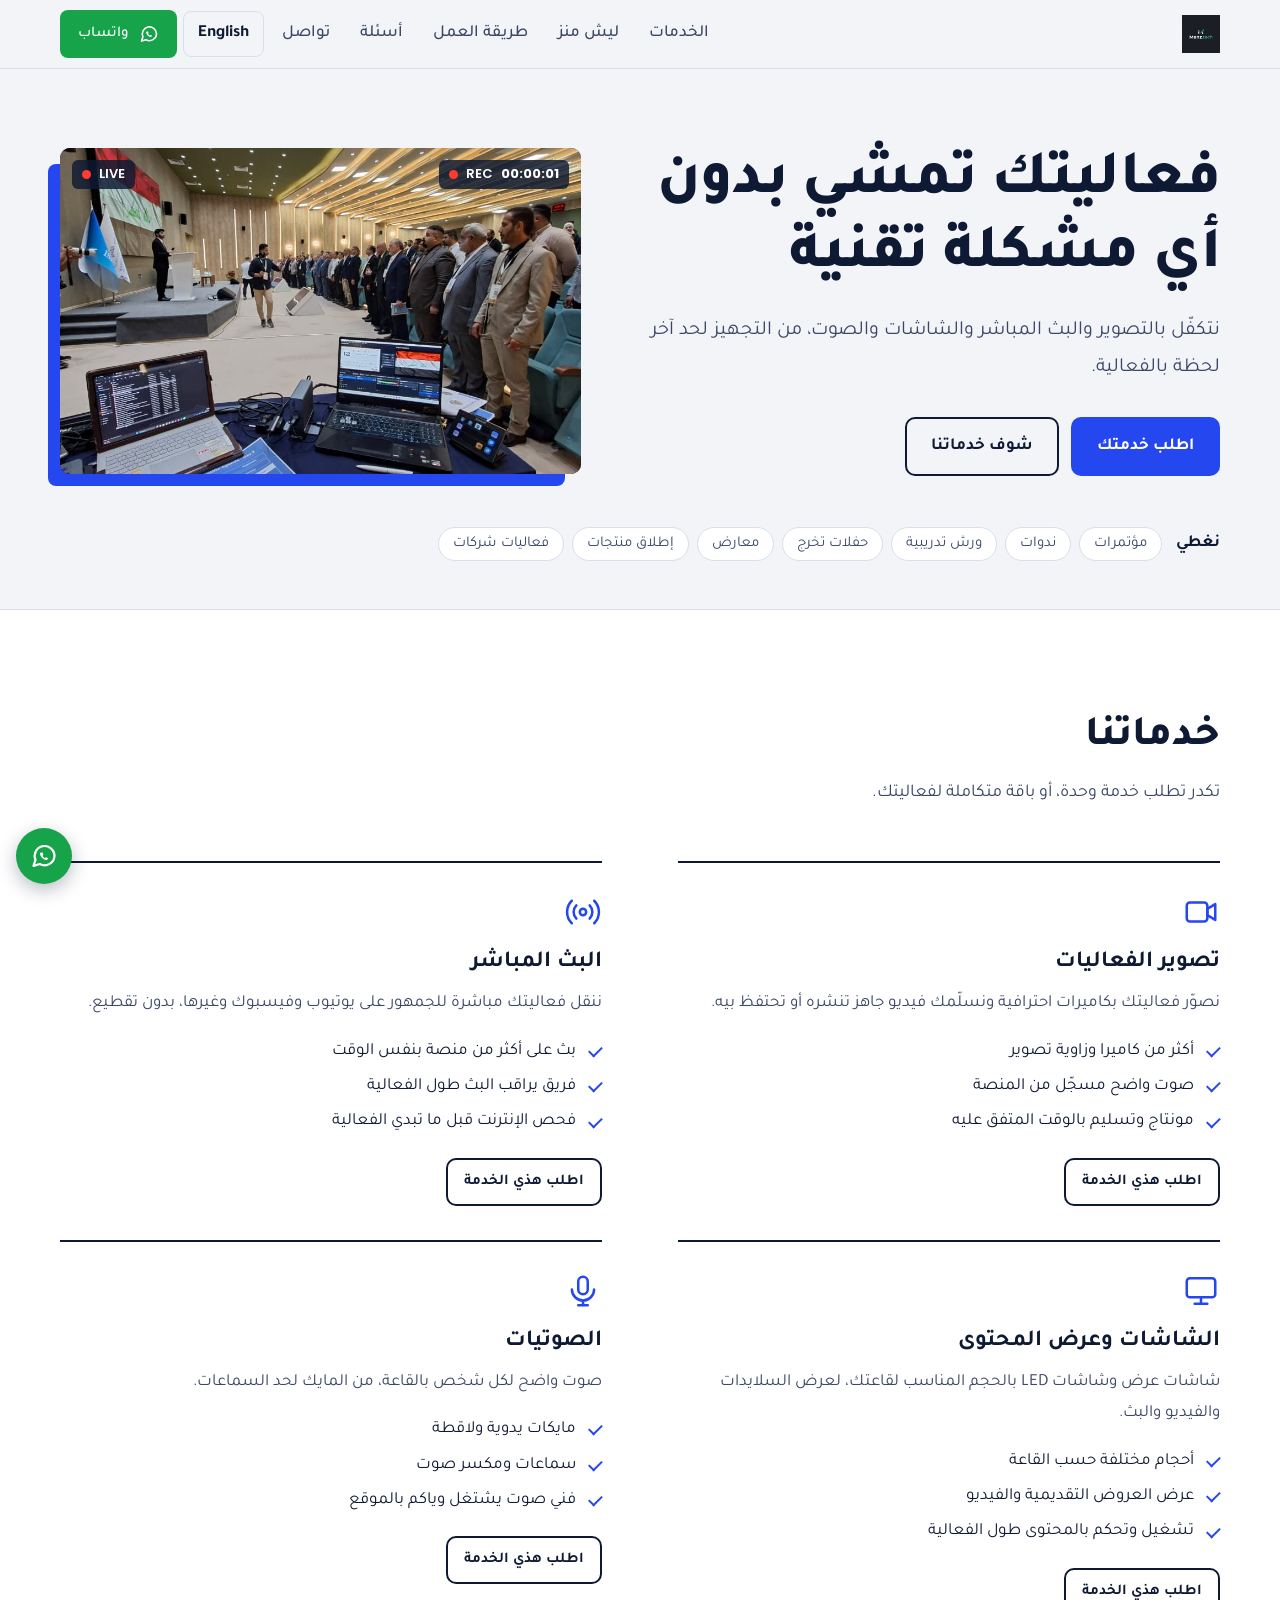
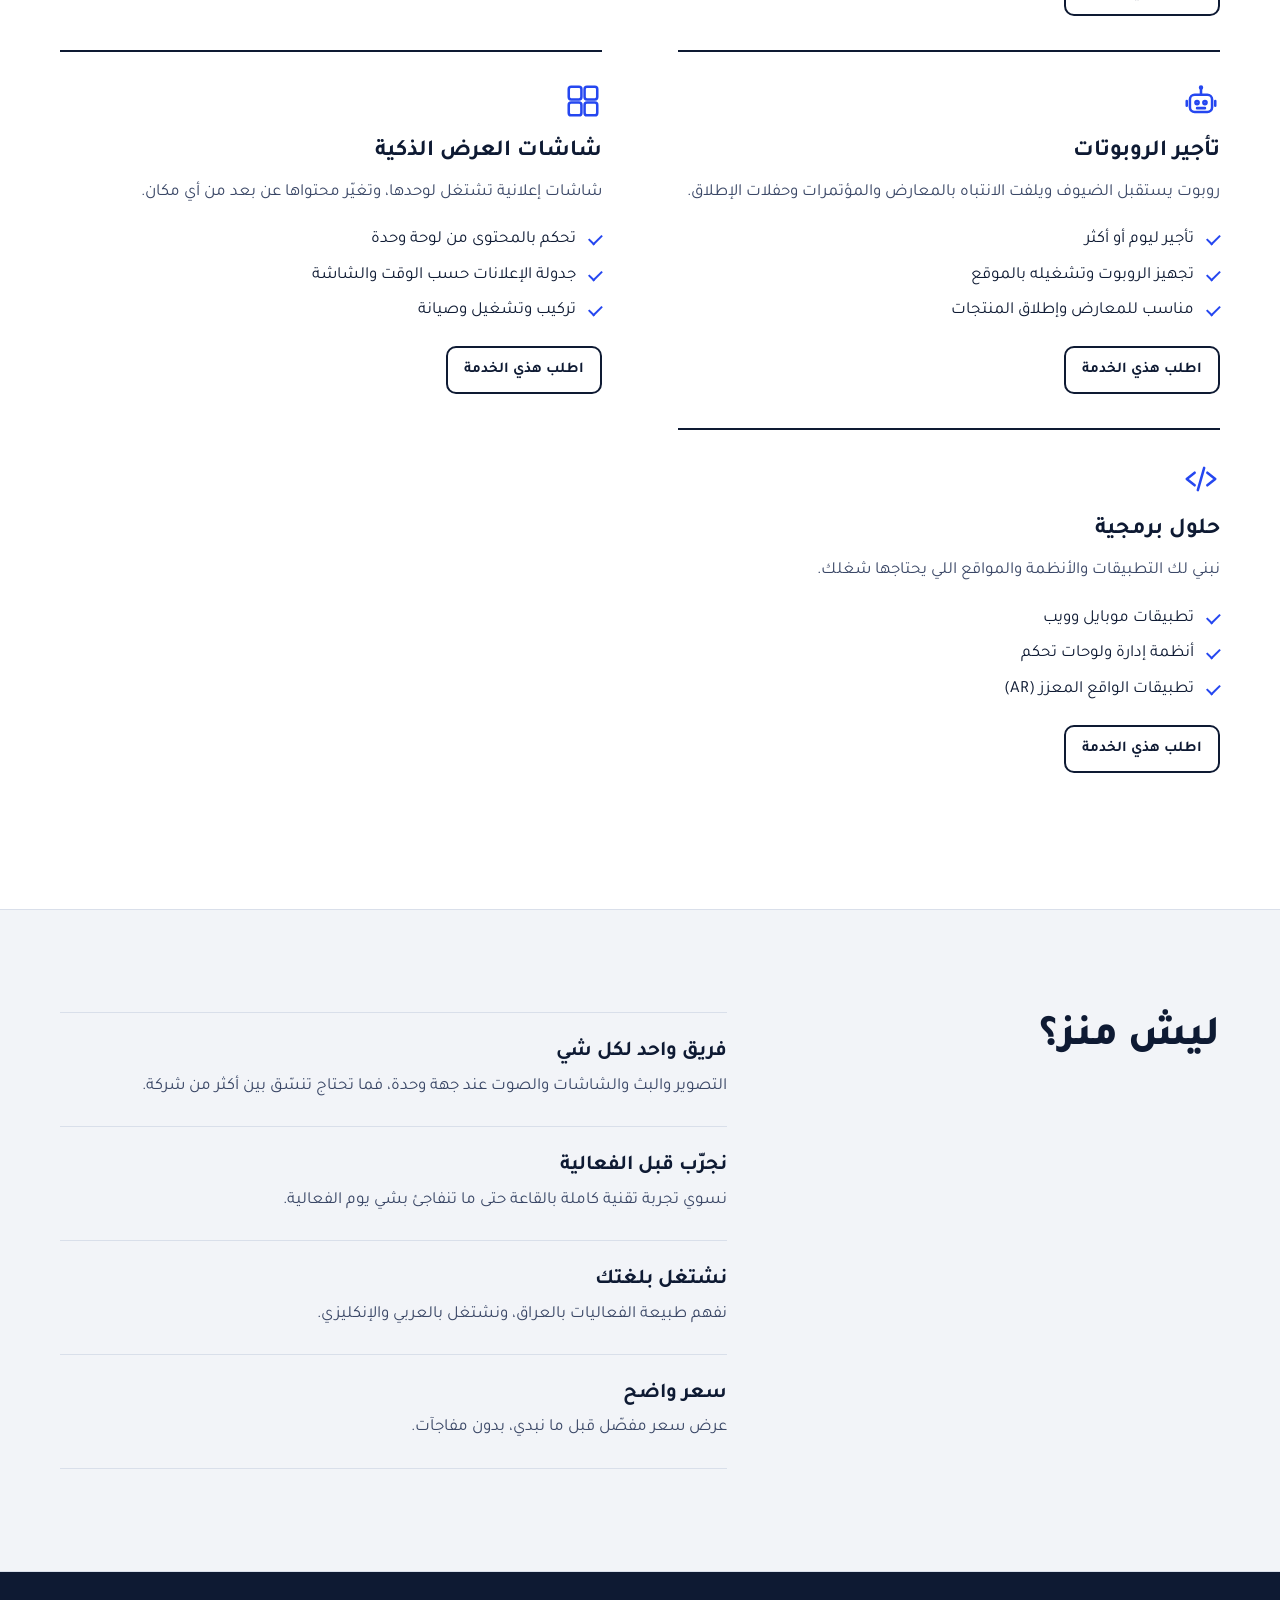
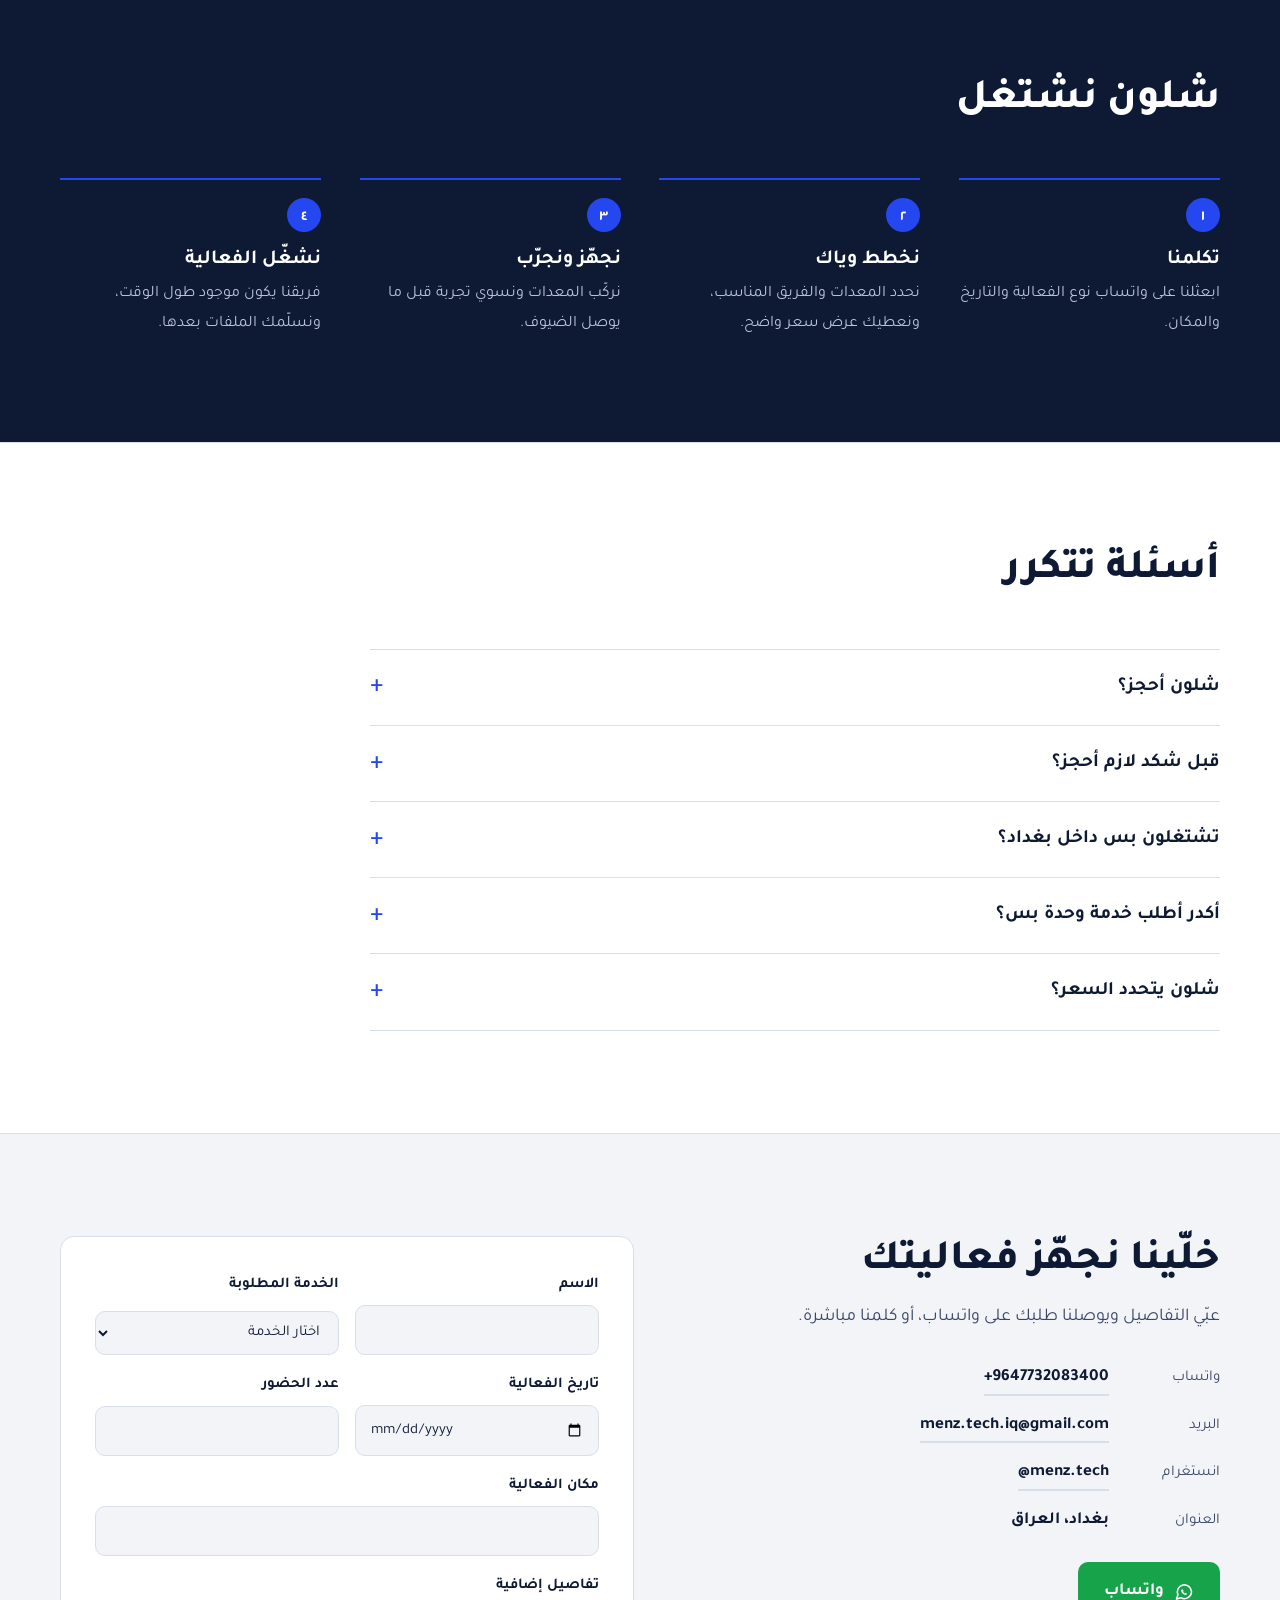
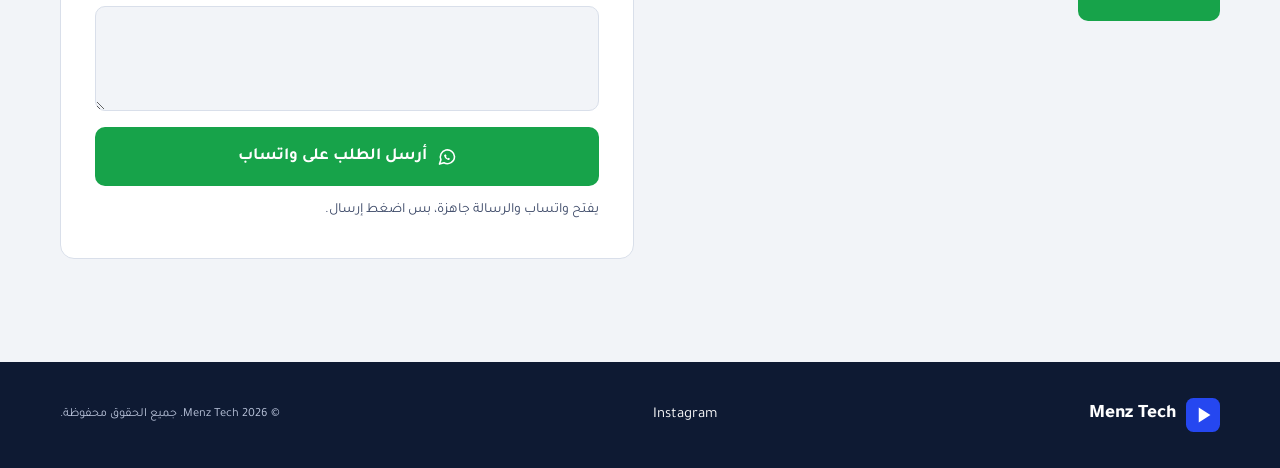
<file: index.html>
<!DOCTYPE html>
<html lang="ar" dir="rtl">
<head>
  <meta charset="UTF-8">
  <meta name="viewport" content="width=device-width, initial-scale=1">
  <title>Menz Tech</title>
  <meta name="description" content="">
  <meta name="theme-color" content="#0E1A33">
  <link rel="icon" href="assets/favicon.svg" type="image/svg+xml">
  <link rel="preconnect" href="https://fonts.googleapis.com">
  <link rel="preconnect" href="https://fonts.gstatic.com" crossorigin>
  <link rel="stylesheet" href="https://fonts.googleapis.com/css2?family=Poppins:wght@400;500;600&family=Tajawal:wght@400;500;700;800&display=swap">
  <link rel="stylesheet" href="style.css">
  <script type="application/ld+json" id="ld"></script>
</head>
<body>
  <div id="app" aria-live="polite"></div>

  <dialog id="lightbox" aria-label="Image viewer">
    <button type="button" class="lb-close" data-lb-close aria-label="Close">&times;</button>
    <img alt="">
    <p></p>
  </dialog>

  <noscript>
    <p style="padding:24px;font-family:sans-serif">This site needs JavaScript. / هذا الموقع يحتاج JavaScript.</p>
  </noscript>

  <script src="app.js"></script>
</body>
</html>
</file>
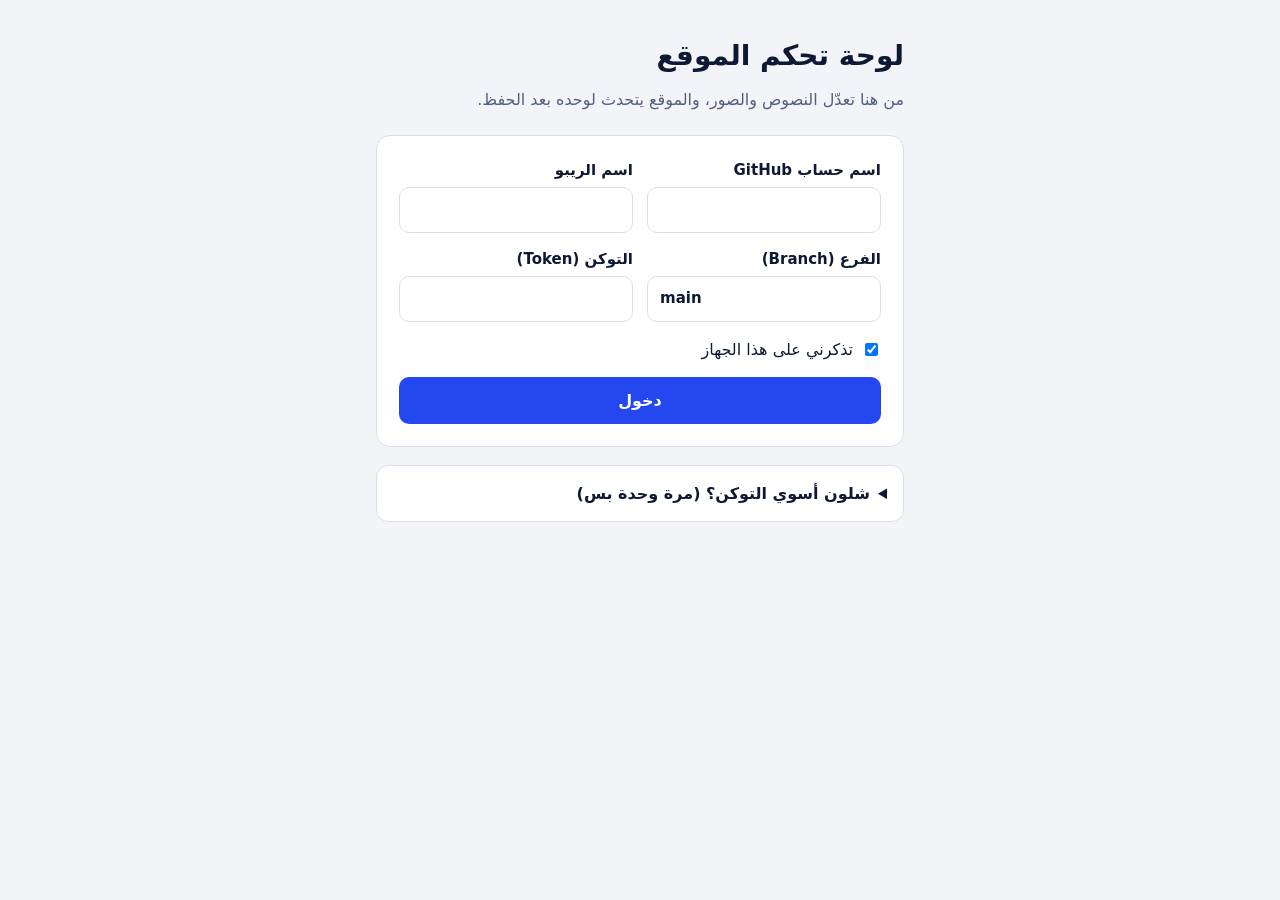
<file: admin/index.html>
<!DOCTYPE html>
<html lang="ar" dir="rtl">
<head>
  <meta charset="UTF-8">
  <meta name="viewport" content="width=device-width, initial-scale=1">
  <meta name="robots" content="noindex,nofollow">
  <title>لوحة التحكم | Menz</title>
  <link rel="icon" href="../assets/favicon.svg" type="image/svg+xml">
  <style>
    :root{--ink:#0E1A33;--ink2:#52607E;--paper:#F2F4F8;--line:#D9DFEA;--cobalt:#2547F0;--cobalt-d:#1A34B8;--ok:#17A34A;--err:#D92D20;--white:#fff}
    *{box-sizing:border-box}
    body{margin:0;background:var(--paper);color:var(--ink);font-family:'Tajawal','Segoe UI',Tahoma,system-ui,sans-serif;font-size:16px;line-height:1.7}
    [hidden]{display:none!important}
    button,input,select,textarea{font:inherit;color:inherit}
    h1,h2,h3,p{margin:0}
    a{color:var(--cobalt)}

    .card{background:var(--white);border:1px solid var(--line);border-radius:14px;padding:22px}
    .btn{display:inline-flex;align-items:center;justify-content:center;gap:8px;border:0;border-radius:10px;background:var(--cobalt);color:#fff;font-weight:700;padding:10px 18px;cursor:pointer;text-decoration:none}
    .btn:hover{background:var(--cobalt-d)}
    .btn:disabled{opacity:.5;cursor:not-allowed}
    .btn.ghost{background:transparent;color:var(--ink);border:1.5px solid var(--line)}
    .btn.ghost:hover{border-color:var(--ink);background:transparent}
    .btn.danger{background:transparent;color:var(--err);border:1.5px solid #F4C7C3}
    .btn.sm{padding:4px 12px;font-size:14px;border-radius:8px}
    input[type=text],input[type=password],textarea,select{width:100%;background:var(--white);border:1.5px solid var(--line);border-radius:10px;padding:9px 12px}
    input:focus,textarea:focus,select:focus{outline:none;border-color:var(--cobalt)}
    textarea{resize:vertical;min-height:84px}

    /* login */
    #login{max-width:560px;margin:0 auto;padding:32px 16px 60px}
    #login h1{font-size:28px;margin-bottom:6px}
    #login .sub{color:var(--ink2);margin-bottom:22px}
    .fgrid{display:grid;grid-template-columns:1fr 1fr;gap:14px}
    .fgrid .full{grid-column:1/-1}
    label.l{display:grid;gap:4px;font-weight:700;font-size:15px}
    label.l small{font-weight:400;color:var(--ink2)}
    .chk{display:flex;gap:8px;align-items:center;font-weight:400}
    .chk input{width:auto}
    details.help{margin-top:18px;border:1px solid var(--line);border-radius:12px;background:var(--white);padding:4px 16px}
    details.help summary{cursor:pointer;font-weight:700;padding:10px 0}
    details.help ol{padding-inline-start:20px;margin:6px 0 12px}
    details.help li{margin-bottom:6px}
    .err{color:var(--err);font-weight:700;margin-top:12px;white-space:pre-line}

    /* editor */
    .bar{position:sticky;top:0;z-index:20;background:var(--ink);color:#fff;display:flex;gap:10px;align-items:center;flex-wrap:wrap;padding:10px 16px}
    .bar h1{font-size:18px;margin-inline-end:auto}
    .bar .st{font-size:14px;opacity:.85}
    .bar .btn.ghost{color:#fff;border-color:rgba(255,255,255,.35)}
    .bar .btn.ghost:hover{border-color:#fff}
    .bar .btn.save{background:var(--ok)}
    .bar .btn.save:hover{background:#118238}
    #tabs{display:flex;gap:8px;overflow-x:auto;padding:12px 16px;background:var(--white);border-bottom:1px solid var(--line);position:sticky;top:57px;z-index:15}
    #tabs button{flex:none;border:1.5px solid var(--line);background:var(--white);border-radius:999px;padding:5px 16px;cursor:pointer;font-weight:500}
    #tabs button.on{background:var(--ink);border-color:var(--ink);color:#fff}
    #panel{max-width:860px;margin:0 auto;padding:20px 16px 90px;display:grid;gap:16px}
    .f{display:grid;gap:6px}
    .f>label{font-weight:700;font-size:15px}
    .hint{color:var(--ink2);font-size:14px}
    .bi{display:grid;grid-template-columns:1fr 1fr;gap:8px}
    .bi textarea{min-height:76px}
    .bi .en,.en{direction:ltr;text-align:left}
    .list{display:grid;gap:10px}
    .item{border:1.5px solid var(--line);border-radius:12px;background:var(--white);overflow:hidden}
    .item>summary{cursor:pointer;padding:12px 16px;font-weight:700;background:#F8FAFD}
    .item .tools{display:flex;gap:8px;padding:10px 16px 0}
    .item-body{padding:14px 16px 18px;display:grid;gap:14px}
    .row{display:grid;grid-template-columns:1fr 1fr auto;gap:8px;align-items:start}
    .row .tools{display:flex;gap:6px}
    .imgbox{display:flex;gap:14px;align-items:center;flex-wrap:wrap}
    .prev{width:120px;height:76px;object-fit:cover;border-radius:8px;border:1px solid var(--line);background:repeating-conic-gradient(#e8ecf3 0 25%,#fff 0 50%) 0 0/16px 16px}
    .imgbox .nm{font-size:13px;color:var(--ink2);direction:ltr;word-break:break-all}
    .sechead{display:grid;gap:2px}
    .sechead h2{font-size:22px}

    #toast{position:fixed;inset-inline:16px;bottom:16px;z-index:50;display:grid;gap:8px;pointer-events:none}
    #toast div{background:var(--ink);color:#fff;border-radius:10px;padding:12px 16px;max-width:520px;margin-inline:auto;box-shadow:0 8px 24px rgba(14,26,51,.3);white-space:pre-line}
    #toast div.err{background:var(--err)}
    #toast div.ok{background:var(--ok)}
    @media(max-width:640px){.fgrid,.bi,.row{grid-template-columns:1fr}.bar h1{width:100%}#tabs{top:99px}}
  </style>
</head>
<body>

<section id="login" hidden>
  <h1>لوحة تحكم الموقع</h1>
  <p class="sub">من هنا تعدّل النصوص والصور، والموقع يتحدث لوحده بعد الحفظ.</p>
  <form class="card fgrid" id="loginForm">
    <label class="l">اسم حساب GitHub<input type="text" id="owner" dir="ltr" required></label>
    <label class="l">اسم الريبو<input type="text" id="repo" dir="ltr" required></label>
    <label class="l">الفرع (Branch)<input type="text" id="branch" dir="ltr" value="main" required></label>
    <label class="l">التوكن (Token)<input type="password" id="token" dir="ltr" autocomplete="off" required></label>
    <label class="chk full"><input type="checkbox" id="remember" checked> تذكرني على هذا الجهاز</label>
    <button class="btn full" type="submit" id="loginBtn">دخول</button>
    <p class="err full" id="loginErr" hidden></p>
  </form>

  <details class="help">
    <summary>شلون أسوي التوكن؟ (مرة وحدة بس)</summary>
    <ol>
      <li>افتح <a href="https://github.com/settings/personal-access-tokens/new" target="_blank" rel="noopener">github.com/settings/personal-access-tokens/new</a>.</li>
      <li>Token name: اكتب أي اسم مثل <b>menz-admin</b>. وخلّي Expiration سنة.</li>
      <li>Repository access: اختار <b>Only select repositories</b> وبعدها اختار ريبو الموقع بس.</li>
      <li>Permissions ← Repository permissions ← <b>Contents</b> ← اختار <b>Read and write</b>.</li>
      <li>اضغط <b>Generate token</b>، وانسخ التوكن والصقه فوق.</li>
    </ol>
    <p class="hint" style="padding-bottom:12px">التوكن ينحفظ بمتصفحك بس، وما ينرسل لأي جهة غير GitHub. إذا تستخدم جهاز مو إلك، شيل علامة "تذكرني".</p>
  </details>
</section>

<section id="editor" hidden>
  <header class="bar">
    <h1>لوحة التحكم</h1>
    <span class="st" id="status"></span>
    <a class="btn ghost sm" href="../" target="_blank" rel="noopener">فتح الموقع</a>
    <button class="btn ghost sm" type="button" id="exportBtn">نسخة احتياطية</button>
    <button class="btn ghost sm" type="button" id="logoutBtn">خروج</button>
    <button class="btn save" type="button" id="saveBtn" disabled>حفظ ونشر</button>
  </header>
  <nav id="tabs" aria-label="الأقسام"></nav>
  <main id="panel"></main>
</section>

<div id="toast" aria-live="polite"></div>

<script>
(() => {
  'use strict';

  /* ---------- Small helpers ---------- */
  const $ = (s, r = document) => r.querySelector(s);
  function el(tag, attrs, ...kids) {
    const e = document.createElement(tag);
    for (const [k, v] of Object.entries(attrs || {})) {
      if (k === 'class') e.className = v;
      else if (k.startsWith('on')) e.addEventListener(k.slice(2), v);
      else if (v !== false && v != null) e.setAttribute(k, v === true ? '' : v);
    }
    for (const c of kids.flat()) { if (c == null) continue; e.append(c.nodeType ? c : document.createTextNode(c)); }
    return e;
  }
  const toB64 = (str) => { const b = new TextEncoder().encode(str); let s = ''; b.forEach((x) => { s += String.fromCharCode(x); }); return btoa(s); };
  const fromB64 = (b64) => { const s = atob(b64.replace(/\s/g, '')); return new TextDecoder().decode(Uint8Array.from(s, (c) => c.charCodeAt(0))); };
  function toast(msg, kind) {
    const d = el('div', { class: kind || '' }, msg);
    $('#toast').append(d);
    setTimeout(() => d.remove(), kind === 'err' ? 7000 : 3500);
  }

  /* ---------- State ---------- */
  const CFG_KEY = 'menz_admin_cfg';
  let cfg = null;      // { owner, repo, branch, token }
  let data = null;     // content.json as an object
  let sha = null;      // current sha of content.json
  let dirty = false;
  let current = 'settings';
  const pending = new Map(); // path -> { dataUrl, b64 } images waiting to be committed

  const loadCfg = () => { try { return JSON.parse(localStorage.getItem(CFG_KEY) || sessionStorage.getItem(CFG_KEY) || 'null'); } catch (_) { return null; } };
  const storeCfg = (c, remember) => {
    localStorage.removeItem(CFG_KEY); sessionStorage.removeItem(CFG_KEY);
    (remember ? localStorage : sessionStorage).setItem(CFG_KEY, JSON.stringify(c));
  };
  const clearCfg = () => { localStorage.removeItem(CFG_KEY); sessionStorage.removeItem(CFG_KEY); };

  function markDirty() {
    dirty = true;
    $('#saveBtn').disabled = false;
    $('#status').textContent = 'فيه تعديلات غير محفوظة';
  }
  window.addEventListener('beforeunload', (e) => { if (dirty) { e.preventDefault(); e.returnValue = ''; } });

  /* ---------- GitHub API ---------- */
  async function gh(method, path, body) {
    const url = `https://api.github.com/repos/${cfg.owner}/${cfg.repo}/${path}` +
      (method === 'GET' ? `?ref=${encodeURIComponent(cfg.branch)}&t=${Date.now()}` : '');
    const r = await fetch(url, {
      method,
      headers: Object.assign({
        Authorization: `Bearer ${cfg.token}`,
        Accept: 'application/vnd.github+json',
        'X-GitHub-Api-Version': '2022-11-28'
      }, body ? { 'Content-Type': 'application/json' } : {}),
      body: body ? JSON.stringify(body) : undefined
    });
    const j = await r.json().catch(() => ({}));
    if (!r.ok) { const e = new Error(j.message || r.statusText); e.status = r.status; throw e; }
    return j;
  }

  function explain(e) {
    if (e.status === 401) return 'التوكن غلط أو منتهي. سوّي توكن جديد وادخل مرة ثانية.';
    if (e.status === 403) return 'التوكن ما عنده صلاحية، أو عدد الطلبات زاد. تأكد من Contents: Read and write.';
    if (e.status === 404) return 'ما لكيت الريبو أو الملف content.json. تأكد من اسم الحساب والريبو والفرع، ومن إن التوكن مربوط بنفس الريبو.';
    if (e.status === 409 || e.status === 422) return 'الملف تعدّل من مكان ثاني. سوّي تحديث للصفحة وحاول مرة ثانية.';
    if (e instanceof TypeError) return 'ما كدرنا نوصل لـ GitHub. تأكد من الإنترنت.';
    return e.message || 'صار خطأ غير متوقع.';
  }

  async function loadContent() {
    const j = await gh('GET', 'contents/content.json');
    sha = j.sha;
    data = JSON.parse(fromB64(j.content));
  }

  /* ---------- Images ---------- */
  const readAsDataURL = (file) => new Promise((res, rej) => {
    const r = new FileReader(); r.onload = () => res(r.result); r.onerror = rej; r.readAsDataURL(file);
  });
  async function toBitmap(file) {
    try { return await createImageBitmap(file); } catch (_) {
      const url = URL.createObjectURL(file);
      return new Promise((res, rej) => { const i = new Image(); i.onload = () => res(i); i.onerror = rej; i.src = url; });
    }
  }
  async function processImage(file, f) {
    const base = (file.name.replace(/\.[^.]+$/, '').toLowerCase().replace(/[^a-z0-9]+/g, '-').replace(/^-|-$/g, '') || 'img').slice(0, 30);
    const stamp = Date.now().toString(36);
    if (file.type === 'image/svg+xml') {
      const dataUrl = await readAsDataURL(file);
      return { path: `assets/uploads/${stamp}-${base}.svg`, dataUrl, b64: dataUrl.split(',')[1] };
    }
    const bmp = await toBitmap(file);
    const w0 = bmp.width, h0 = bmp.height;
    const max = f.png ? 600 : 1800;
    const k = Math.min(1, max / Math.max(w0, h0));
    const w = Math.round(w0 * k), h = Math.round(h0 * k);
    const c = document.createElement('canvas'); c.width = w; c.height = h;
    const ctx = c.getContext('2d');
    if (!f.png) { ctx.fillStyle = '#fff'; ctx.fillRect(0, 0, w, h); }
    ctx.drawImage(bmp, 0, 0, w, h);
    const dataUrl = c.toDataURL(f.png ? 'image/png' : 'image/jpeg', 0.86);
    return { path: `assets/uploads/${stamp}-${base}.${f.png ? 'png' : 'jpg'}`, dataUrl, b64: dataUrl.split(',')[1] };
  }
  const previewUrl = (v) => (/^(https?:|data:)/i.test(v) ? v : new URL('../' + v.replace(/^\/+/, ''), location.href).href);

  /* ---------- Schema ---------- */
  const BI = (key, label, hint) => ({ key, label, type: 'bi', hint });
  const BL = (key, label, hint) => ({ key, label, type: 'bilong', hint });
  const TX = (key, label, hint) => ({ key, label, type: 'text', hint });
  const IMG = (key, label, hint, png) => ({ key, label, type: 'image', hint, png });
  const ICONS = [
    ['record', 'تصوير فيديو'], ['live', 'بث مباشر'], ['screen', 'شاشة'], ['audio', 'صوت / مايك'],
    ['robot', 'روبوت'], ['signage', 'شاشات ذكية'], ['code', 'برمجة'], ['event', 'فعالية / تقويم'],
    ['support', 'دعم فني'], ['light', 'إضاءة'], ['camera', 'كاميرا / تصوير فوتوغرافي']
  ];

  const SCHEMA = [
    { id: 'settings', title: 'إعدادات عامة', fields: [
      BI('brand', 'اسم النشاط'),
      BI('tagline', 'وصف قصير تحت الاسم'),
      IMG('logo', 'الشعار (اختياري)', 'إذا ما رفعت شعار يظهر الاسم مع علامة افتراضية. الأفضل PNG بخلفية شفافة.', true),
      TX('whatsapp', 'رقم واتساب', 'مثال: 07701234567 أو 9647701234567. هذا الرقم تروح عليه كل الطلبات.'),
      TX('phone', 'رقم الاتصال (اختياري)'),
      TX('email', 'البريد الإلكتروني (اختياري)'),
      TX('instagram', 'انستغرام', 'اسم الحساب بس، مثل: menz.tech'),
      TX('facebook', 'فيسبوك (اختياري)', 'رابط الصفحة أو اسمها'),
      BI('address', 'العنوان'),
      BI('hours', 'أوقات الدوام (اختياري)'),
      TX('mapUrl', 'رابط الموقع على خرائط كوكل (اختياري)'),
      BI('seoTitle', 'عنوان الموقع بمحركات البحث', 'يظهر بتبويب المتصفح وبنتائج كوكل.'),
      BL('seoDescription', 'وصف الموقع بمحركات البحث', 'جملتين تقريباً.'),
      IMG('ogImage', 'صورة المشاركة (اختياري)', 'تظهر لما ينرسل رابط الموقع بواتساب أو غيره. الأفضل 1200×630.')
    ] },
    { id: 'hero', title: 'الواجهة الرئيسية', fields: [
      BI('title', 'العنوان الرئيسي'),
      BL('subtitle', 'الوصف تحت العنوان'),
      BI('cta1', 'نص الزر الأول'),
      BI('cta2', 'نص الزر الثاني'),
      IMG('image', 'صورة الواجهة (اختياري)', 'إذا رفعت صورة تظهر مكان شاشة الألوان الافتراضية. الأفضل صورة عريضة من فعالية.')
    ] },
    { id: 'eventTypes', title: 'أنواع الفعاليات', fields: [
      BI('title', 'العنوان'),
      { key: 'items', label: 'الأنواع', type: 'bilist', addLabel: 'إضافة نوع' }
    ] },
    { id: 'services', title: 'الخدمات', fields: [
      BI('title', 'عنوان القسم'),
      BL('intro', 'جملة تحت العنوان'),
      { key: 'items', label: 'الخدمات', type: 'list', addLabel: 'إضافة خدمة', itemTitle: 'title', fields: [
        BI('title', 'اسم الخدمة'),
        BL('desc', 'وصف الخدمة'),
        { key: 'icon', label: 'الأيقونة', type: 'select', options: ICONS },
        { key: 'points', label: 'شنو تشمل الخدمة؟', type: 'bilist', addLabel: 'إضافة نقطة' }
      ] }
    ] },
    { id: 'why', title: 'ليش نحن', fields: [
      BI('title', 'عنوان القسم'),
      { key: 'items', label: 'الأسباب', type: 'list', addLabel: 'إضافة سبب', itemTitle: 'title', fields: [BI('title', 'العنوان'), BL('desc', 'الوصف')] }
    ] },
    { id: 'process', title: 'طريقة العمل', fields: [
      BI('title', 'عنوان القسم'),
      { key: 'steps', label: 'الخطوات (بالترتيب)', type: 'list', addLabel: 'إضافة خطوة', itemTitle: 'title', fields: [BI('title', 'اسم الخطوة'), BL('desc', 'الوصف')] }
    ] },
    { id: 'gallery', title: 'معرض الأعمال', fields: [
      BI('title', 'عنوان القسم'),
      BL('intro', 'جملة تحت العنوان'),
      { key: 'items', label: 'الصور', hint: 'القسم كله يختفي من الموقع إذا ما كو صور.', type: 'list', addLabel: 'إضافة صورة', itemTitle: 'caption', fields: [IMG('image', 'الصورة'), BI('caption', 'تعليق على الصورة (اختياري)')] }
    ] },
    { id: 'clients', title: 'العملاء', fields: [
      BI('title', 'عنوان القسم'),
      { key: 'items', label: 'الجهات', hint: 'القسم كله يختفي من الموقع إذا ما كو جهات.', type: 'list', addLabel: 'إضافة جهة', itemTitle: 'name', fields: [BI('name', 'اسم الجهة'), IMG('logo', 'الشعار (اختياري)', null, true)] }
    ] },
    { id: 'faq', title: 'الأسئلة الشائعة', fields: [
      BI('title', 'عنوان القسم'),
      { key: 'items', label: 'الأسئلة', type: 'list', addLabel: 'إضافة سؤال', itemTitle: 'q', fields: [BI('q', 'السؤال'), BL('a', 'الجواب')] }
    ] },
    { id: 'contact', title: 'قسم التواصل', fields: [
      BI('title', 'العنوان'),
      BL('intro', 'الجملة تحت العنوان')
    ] }
  ];

  function blank(fields) {
    const o = {};
    for (const f of fields) {
      if (f.type === 'bi' || f.type === 'bilong') o[f.key] = { ar: '', en: '' };
      else if (f.type === 'list' || f.type === 'bilist') o[f.key] = [];
      else if (f.type === 'select') o[f.key] = f.options[0][0];
      else o[f.key] = '';
    }
    return o;
  }

  /* ---------- Field renderers ---------- */
  function renderFields(box, obj, fields) { for (const f of fields) box.append(field(obj, f)); }

  const tool = (txt, fn, cls) => el('button', { type: 'button', class: 'btn sm ' + (cls || 'ghost'), onclick: fn }, txt);

  function field(obj, f) {
    const wrap = el('div', { class: 'f' }, el('label', {}, f.label));
    if (f.hint) wrap.append(el('div', { class: 'hint' }, f.hint));

    if (f.type === 'text') {
      wrap.append(el('input', { type: 'text', value: obj[f.key] || '', dir: 'auto',
        oninput: (e) => { obj[f.key] = e.target.value.trim(); markDirty(); } }));

    } else if (f.type === 'bi' || f.type === 'bilong') {
      const v = (obj[f.key] = obj[f.key] && typeof obj[f.key] === 'object' ? obj[f.key] : { ar: '', en: '' });
      const mk = (lang) => {
        const attrs = { dir: lang === 'ar' ? 'rtl' : 'ltr', placeholder: lang === 'ar' ? 'بالعربي' : 'English', class: lang === 'en' ? 'en' : '',
          oninput: (e) => { v[lang] = e.target.value; markDirty(); } };
        if (f.type === 'bilong') { const t = el('textarea', attrs); t.value = v[lang] || ''; return t; }
        return el('input', Object.assign({ type: 'text', value: v[lang] || '' }, attrs));
      };
      wrap.append(el('div', { class: 'bi' }, mk('ar'), mk('en')));

    } else if (f.type === 'select') {
      const s = el('select', { onchange: (e) => { obj[f.key] = e.target.value; markDirty(); } },
        f.options.map(([v, l]) => el('option', { value: v }, l)));
      s.value = obj[f.key] || f.options[0][0];
      wrap.append(s);

    } else if (f.type === 'image') {
      const prev = el('img', { class: 'prev', alt: '' });
      const nm = el('span', { class: 'nm' });
      const sync = () => {
        const v = obj[f.key];
        nm.textContent = v || 'ما كو صورة';
        if (!v) { prev.hidden = true; return; }
        prev.hidden = false;
        prev.src = pending.has(v) ? pending.get(v).dataUrl : previewUrl(v);
      };
      const file = el('input', { type: 'file', accept: 'image/*', hidden: true, onchange: async (e) => {
        const fl = e.target.files[0]; e.target.value = '';
        if (!fl) return;
        try {
          const r = await processImage(fl, f);
          const old = obj[f.key]; if (old && pending.has(old)) pending.delete(old);
          pending.set(r.path, r); obj[f.key] = r.path; markDirty(); sync();
        } catch (_) { toast('ما كدرنا نقرأ الصورة. جرب صورة ثانية.', 'err'); }
      } });
      wrap.append(el('div', { class: 'imgbox' }, prev,
        el('div', { class: 'f' }, nm,
          el('div', { style: 'display:flex;gap:8px' },
            tool('اختيار صورة', () => file.click(), ''),
            tool('حذف الصورة', () => { const old = obj[f.key]; if (old && pending.has(old)) pending.delete(old); obj[f.key] = ''; markDirty(); sync(); }, 'danger'))),
        file));
      sync();

    } else if (f.type === 'bilist') {
      const arr = (obj[f.key] = Array.isArray(obj[f.key]) ? obj[f.key] : []);
      const box = el('div', { class: 'list' });
      const draw = () => {
        box.replaceChildren();
        arr.forEach((it, i) => {
          const mk = (lang) => el('input', { type: 'text', value: it[lang] || '', dir: lang === 'ar' ? 'rtl' : 'ltr', class: lang === 'en' ? 'en' : '',
            placeholder: lang === 'ar' ? 'بالعربي' : 'English', oninput: (e) => { it[lang] = e.target.value; markDirty(); } });
          box.append(el('div', { class: 'row' }, mk('ar'), mk('en'),
            el('div', { class: 'tools' },
              tool('▲', () => { if (i > 0) { [arr[i - 1], arr[i]] = [arr[i], arr[i - 1]]; markDirty(); draw(); } }),
              tool('▼', () => { if (i < arr.length - 1) { [arr[i + 1], arr[i]] = [arr[i], arr[i + 1]]; markDirty(); draw(); } }),
              tool('حذف', () => { arr.splice(i, 1); markDirty(); draw(); }, 'danger'))));
        });
        box.append(tool('+ ' + (f.addLabel || 'إضافة'), () => { arr.push({ ar: '', en: '' }); markDirty(); draw(); }));
      };
      draw(); wrap.append(box);

    } else if (f.type === 'list') {
      const arr = (obj[f.key] = Array.isArray(obj[f.key]) ? obj[f.key] : []);
      const box = el('div', { class: 'list' });
      let openIdx = -1;
      const titleOf = (it) => {
        const v = it[f.itemTitle];
        const s = v && typeof v === 'object' ? (v.ar || v.en) : v;
        if (s) return s;
        const img = it.image || it.logo;
        return img ? img.split('/').pop() : '(جديد)';
      };
      const draw = () => {
        box.replaceChildren();
        arr.forEach((it, i) => {
          const body = el('div', { class: 'item-body' });
          renderFields(body, it, f.fields);
          const det = el('details', { class: 'item' },
            el('summary', {}, `${i + 1}. ${titleOf(it)}`),
            el('div', { class: 'tools' },
              tool('▲ فوق', () => { if (i > 0) { [arr[i - 1], arr[i]] = [arr[i], arr[i - 1]]; openIdx = i - 1; markDirty(); draw(); } }),
              tool('▼ تحت', () => { if (i < arr.length - 1) { [arr[i + 1], arr[i]] = [arr[i], arr[i + 1]]; openIdx = i + 1; markDirty(); draw(); } }),
              tool('حذف', () => { if (confirm('تأكيد الحذف؟')) { arr.splice(i, 1); openIdx = -1; markDirty(); draw(); } }, 'danger')),
            body);
          det.open = i === openIdx;
          det.addEventListener('toggle', () => { if (det.open) openIdx = i; });
          box.append(det);
        });
        box.append(tool('+ ' + (f.addLabel || 'إضافة'), () => { arr.push(blank(f.fields)); openIdx = arr.length - 1; markDirty(); draw(); }));
      };
      draw(); wrap.append(box);
    }
    return wrap;
  }

  /* ---------- Tabs and panels ---------- */
  function renderTabs() {
    const nav = $('#tabs'); nav.replaceChildren();
    SCHEMA.forEach((s) => nav.append(el('button', { type: 'button', class: s.id === current ? 'on' : '', onclick: () => { current = s.id; renderTabs(); renderPanel(); window.scrollTo(0, 0); } }, s.title)));
  }
  function renderPanel() {
    const sec = SCHEMA.find((s) => s.id === current);
    const panel = $('#panel'); panel.replaceChildren();
    data[sec.id] = data[sec.id] || {};
    panel.append(el('div', { class: 'sechead' }, el('h2', {}, sec.title)));
    const card = el('div', { class: 'card', style: 'display:grid;gap:18px' });
    renderFields(card, data[sec.id], sec.fields);
    panel.append(card);
  }

  /* ---------- Save ---------- */
  async function save() {
    const btn = $('#saveBtn');
    btn.disabled = true;
    $('#status').textContent = 'جاري الحفظ...';
    try {
      const json = JSON.stringify(data, null, 2) + '\n';
      const used = [...pending.keys()].filter((p) => json.includes(p) && !pending.get(p).done);
      for (let i = 0; i < used.length; i++) {
        $('#status').textContent = `رفع الصور ${i + 1} من ${used.length}...`;
        await gh('PUT', 'contents/' + used[i], { message: 'Upload image', content: pending.get(used[i]).b64, branch: cfg.branch });
      }
      $('#status').textContent = 'جاري نشر النصوص...';
      const res = await gh('PUT', 'contents/content.json', { message: 'Update site content', content: toB64(json), sha, branch: cfg.branch });
      sha = res.content.sha;
      // keep local previews until the site finishes redeploying, but never upload twice
      used.forEach((p) => { pending.get(p).done = true; });
      dirty = false;
      $('#status').textContent = 'تم الحفظ';
      toast('تم النشر. التعديلات تظهر بالموقع خلال دقيقة تقريباً.', 'ok');
    } catch (e) {
      btn.disabled = false;
      $('#status').textContent = 'فشل الحفظ';
      toast('فشل الحفظ:\n' + explain(e), 'err');
    }
  }

  /* ---------- Login flow ---------- */
  function guessRepo() {
    const h = location.hostname;
    if (!h.endsWith('.github.io')) return { owner: '', repo: '' };
    const owner = h.split('.')[0];
    const parts = location.pathname.split('/').filter(Boolean);
    const repo = parts.length > 1 && parts[0] !== 'admin' ? parts[0] : `${owner}.github.io`;
    return { owner, repo };
  }

  function showLogin(msg) {
    $('#editor').hidden = true; $('#login').hidden = false;
    const g = guessRepo(), c = cfg || {};
    $('#owner').value = c.owner || g.owner;
    $('#repo').value = c.repo || g.repo;
    $('#branch').value = c.branch || 'main';
    $('#token').value = '';
    const err = $('#loginErr');
    err.hidden = !msg; err.textContent = msg || '';
  }

  function showEditor() {
    $('#login').hidden = true; $('#editor').hidden = false;
    $('#status').textContent = '';
    $('#saveBtn').disabled = true;
    dirty = false; pending.clear();
    renderTabs(); renderPanel();
  }

  async function connect(c, remember) {
    cfg = c;
    try {
      await loadContent();
      storeCfg(cfg, remember);
      showEditor();
    } catch (e) {
      showLogin(explain(e));
    }
  }

  $('#loginForm').addEventListener('submit', async (e) => {
    e.preventDefault();
    const btn = $('#loginBtn'); btn.disabled = true; btn.textContent = 'جاري الاتصال...';
    await connect({
      owner: $('#owner').value.trim(), repo: $('#repo').value.trim(),
      branch: $('#branch').value.trim() || 'main', token: $('#token').value.trim()
    }, $('#remember').checked);
    btn.disabled = false; btn.textContent = 'دخول';
  });

  $('#saveBtn').addEventListener('click', save);
  $('#logoutBtn').addEventListener('click', () => {
    if (dirty && !confirm('فيه تعديلات غير محفوظة. تريد تطلع بدون حفظ؟')) return;
    dirty = false; clearCfg(); cfg = null; data = null; showLogin();
  });
  $('#exportBtn').addEventListener('click', () => {
    const blob = new Blob([JSON.stringify(data, null, 2)], { type: 'application/json' });
    const a = el('a', { href: URL.createObjectURL(blob), download: 'content-backup.json' });
    document.body.append(a); a.click(); a.remove();
  });

  /* ---------- Boot ---------- */
  const saved = loadCfg();
  if (saved && saved.token) {
    cfg = saved;
    loadContent().then(showEditor).catch((e) => showLogin(explain(e)));
  } else {
    showLogin();
  }
})();
</script>
</body>
</html>
</file>
<file: style.css>
:root{
  --ink:#0E1A33;
  --ink-2:#3A4766;
  --paper:#F2F4F8;
  --white:#FFFFFF;
  --line:#D9DFEA;
  --cobalt:#2547F0;
  --cobalt-d:#1A34B8;
  --live:#FF3B30;
  --wa:#17A34A;
  --wa-d:#118238;
  --max:1160px;
}
*{box-sizing:border-box}
html{scroll-behavior:smooth;scroll-padding-top:84px;-webkit-text-size-adjust:100%}
body{
  margin:0;background:var(--paper);color:var(--ink);
  font-family:'Tajawal','Poppins',system-ui,sans-serif;
  font-size:17px;line-height:1.85;-webkit-font-smoothing:antialiased;
}
html[lang=en] body{font-family:'Poppins','Tajawal',system-ui,sans-serif;line-height:1.65;font-size:16px}
img{max-width:100%;display:block}
a{color:inherit}
h1,h2,h3,p,ul,ol{margin:0}
h1,h2,h3{text-wrap:balance}
ul,ol{padding:0;list-style:none}
:focus-visible{outline:3px solid var(--cobalt);outline-offset:3px;border-radius:4px}
.wrap{width:min(100% - 40px,var(--max));margin-inline:auto}

/* ---------- Buttons ---------- */
.btn{
  display:inline-flex;align-items:center;justify-content:center;gap:10px;
  padding:12px 24px;border-radius:10px;border:2px solid transparent;
  font:inherit;font-weight:700;text-decoration:none;cursor:pointer;
  background:var(--cobalt);color:#fff;transition:background .15s,border-color .15s,color .15s;
}
.btn:hover{background:var(--cobalt-d)}
.btn.wa{background:var(--wa)}
.btn.wa:hover{background:var(--wa-d)}
.btn.ghost{background:transparent;color:var(--ink);border-color:var(--ink)}
.btn.ghost:hover{background:var(--ink);color:#fff}
.btn.small{padding:8px 16px;font-size:15px}
.btn svg{width:20px;height:20px;flex:none}

/* ---------- Header ---------- */
.top{
  position:sticky;top:0;z-index:30;
  background:rgba(242,244,248,.94);backdrop-filter:blur(10px);
  border-bottom:1px solid var(--line);
}
.top .wrap{display:flex;align-items:center;gap:20px;min-height:68px}
.brand{display:flex;align-items:center;gap:10px;font-weight:800;font-size:22px;text-decoration:none;line-height:1}
html[lang=en] .brand{font-weight:600;font-size:21px}
.brand svg{width:34px;height:34px;flex:none}
.brand img{height:38px;width:auto}
.nav{display:flex;align-items:center;gap:6px;margin-inline-start:auto}
.nav a{padding:8px 12px;text-decoration:none;font-weight:500;border-radius:8px;color:var(--ink-2)}
.nav a:hover{color:var(--ink);background:rgba(14,26,51,.06)}
.nav a.btn,.nav a.btn:hover{color:#fff;padding:8px 16px}
.nav a.btn.wa:hover{background:var(--wa-d)}
.lang-btn{
  font:inherit;font-weight:700;background:none;border:1.5px solid var(--line);
  color:var(--ink);padding:6px 14px;border-radius:8px;cursor:pointer;
}
.lang-btn:hover{border-color:var(--ink)}
.menu-btn{display:none;background:none;border:0;padding:8px;cursor:pointer;color:var(--ink)}
.menu-btn svg{width:26px;height:26px}

/* ---------- Hero ---------- */
.hero{padding-block:clamp(36px,6vw,84px) clamp(28px,4vw,48px)}
.hero-grid{display:grid;grid-template-columns:1.05fr .95fr;gap:clamp(28px,5vw,72px);align-items:center}
.hero h1{font-size:clamp(34px,5.4vw,62px);line-height:1.2;font-weight:800;letter-spacing:-.01em}
html[lang=en] .hero h1{font-weight:600;line-height:1.12;letter-spacing:-.025em}
.hero p.sub{margin-top:18px;font-size:clamp(17px,2vw,20px);color:var(--ink-2);max-width:34em}
.hero .actions{display:flex;flex-wrap:wrap;gap:12px;margin-top:30px}

.monitor{
  position:relative;aspect-ratio:16/10;border-radius:10px;background:var(--ink);
  overflow:hidden;isolation:isolate;
  box-shadow:14px 14px 0 -2px var(--cobalt);
}
html[dir=rtl] .monitor{box-shadow:-14px 14px 0 -2px var(--cobalt)}
.monitor .bars{
  position:absolute;inset:0;opacity:.92;
  background:
    linear-gradient(0deg,rgba(14,26,51,.0) 0 0) ,
    linear-gradient(90deg,#c4c4c4 0 14.28%,#c4c412 0 28.56%,#12c4c4 0 42.84%,#12c412 0 57.12%,#c412c4 0 71.4%,#c41212 0 85.68%,#1212c4 0 100%);
}
.monitor .bars::after{
  content:"";position:absolute;inset:68% 0 0 0;
  background:linear-gradient(90deg,#1212c4 0 14.28%,#111 0 28.56%,#c412c4 0 42.84%,#111 0 57.12%,#12c4c4 0 71.4%,#111 0 85.68%,#c4c4c4 0 100%);
}
.monitor .shot{position:absolute;inset:0;width:100%;height:100%;object-fit:cover}
.monitor .plate{
  position:absolute;inset-inline:0;top:50%;transform:translateY(-62%);
  display:flex;flex-direction:column;align-items:center;gap:4px;text-align:center;
  padding:16px 24px;margin-inline:12%;background:rgba(14,26,51,.88);color:#fff;border-radius:6px;
}
.monitor .plate b{font-size:clamp(22px,3.4vw,38px);font-weight:800;line-height:1.2}
html[lang=en] .monitor .plate b{font-weight:600}
.monitor .plate span{font-size:clamp(12px,1.4vw,15px);opacity:.85}
.tag-live,.tag-rec{
  position:absolute;top:12px;display:flex;align-items:center;gap:8px;
  background:rgba(14,26,51,.82);color:#fff;border-radius:6px;padding:4px 10px;
  font-family:'Poppins',sans-serif;font-weight:600;font-size:13px;line-height:1.6;direction:ltr;
}
.tag-live{inset-inline-start:12px}
.tag-rec{inset-inline-end:12px;font-variant-numeric:tabular-nums}
.tag-live i,.tag-rec i{width:9px;height:9px;border-radius:50%;background:var(--live);animation:blink 1.4s steps(1) infinite}
@keyframes blink{50%{opacity:.15}}

.covers{margin-top:clamp(28px,4vw,52px);display:flex;flex-wrap:wrap;align-items:center;gap:10px 8px}
.covers strong{font-weight:700;margin-inline-end:6px}
.chip{
  padding:3px 14px;border:1.5px solid var(--line);border-radius:999px;background:var(--white);
  font-size:15px;line-height:1.7;color:var(--ink-2);
}

/* ---------- Sections ---------- */
section.s{padding-block:clamp(56px,8vw,104px);border-top:1px solid var(--line)}
.on-white{background:var(--white)}
.on-paper{background:var(--paper)}
.on-ink{background:var(--ink);color:#fff;border-top-color:transparent}
.on-ink .lead{color:#B9C3DA}
.s-head{max-width:40em;margin-bottom:clamp(28px,4vw,52px)}
.s-head h2{font-size:clamp(28px,4vw,42px);line-height:1.25;font-weight:800}
html[lang=en] .s-head h2{font-weight:600;letter-spacing:-.02em}
.lead{margin-top:12px;color:var(--ink-2);font-size:18px}

/* Services */
.svc-grid{display:grid;grid-template-columns:repeat(2,1fr);gap:0 clamp(32px,6vw,80px)}
.svc{padding:30px 0 34px;border-top:2px solid var(--ink);display:flex;flex-direction:column;gap:10px}
.svc .ico{width:38px;height:38px;color:var(--cobalt)}
.svc .ico svg{width:100%;height:100%;stroke:currentColor;fill:none;stroke-width:1.6;stroke-linecap:round;stroke-linejoin:round}
.svc h3{font-size:23px;font-weight:700;line-height:1.35;margin-top:6px}
.svc p{color:var(--ink-2)}
.pts{display:grid;gap:4px;margin-block:6px 10px}
.pts li{display:flex;align-items:center;gap:12px}
.pts li::before{
  content:"";flex:none;width:6px;height:11px;margin-inline:4px 2px;
  border:solid var(--cobalt);border-width:0 2px 2px 0;transform:rotate(45deg) translateY(-2px);
}
.svc .btn{align-self:flex-start}

/* Why */
.why-grid{display:grid;grid-template-columns:1fr 1.6fr;gap:clamp(28px,6vw,88px);align-items:start}
.why-grid .s-head{margin:0;position:sticky;top:96px}
.why-list li{padding:24px 0;border-top:1px solid var(--line)}
.why-list li:last-child{border-bottom:1px solid var(--line)}
.why-list h3{font-size:21px;font-weight:700;line-height:1.4}
.why-list p{margin-top:4px;color:var(--ink-2)}

/* Process */
.steps{display:grid;grid-template-columns:repeat(4,1fr);gap:clamp(20px,3vw,40px);counter-reset:none}
.step{border-top:2px solid var(--cobalt);padding-top:18px}
.step .n{
  font-family:'Poppins','Tajawal',sans-serif;font-weight:600;font-size:15px;color:#fff;
  background:var(--cobalt);width:34px;height:34px;border-radius:50%;
  display:grid;place-items:center;margin-bottom:14px;
}
.step h3{font-size:20px;font-weight:700;line-height:1.4}
.step p{margin-top:6px;color:#B9C3DA;font-size:16px}

/* Gallery */
.gallery{columns:3 260px;column-gap:16px}
.gallery button{
  display:block;width:100%;margin:0 0 16px;padding:0;border:0;background:var(--line);
  border-radius:8px;overflow:hidden;cursor:zoom-in;break-inside:avoid;position:relative;
}
.gallery img{width:100%;height:auto}
.gallery .cap{
  position:absolute;inset-inline:0;bottom:0;padding:26px 14px 10px;text-align:start;color:#fff;
  background:linear-gradient(0deg,rgba(14,26,51,.85),rgba(14,26,51,0));font-size:15px;line-height:1.5;
}
#lightbox{border:0;padding:0;background:transparent;max-width:min(94vw,1100px);max-height:92vh;overflow:visible}
#lightbox::backdrop{background:rgba(14,26,51,.86)}
#lightbox img{max-height:80vh;width:auto;margin-inline:auto;border-radius:8px}
#lightbox p{color:#fff;text-align:center;margin-top:10px}
.lb-close{
  position:absolute;top:-44px;inset-inline-end:0;background:none;border:0;color:#fff;
  font-size:38px;line-height:1;cursor:pointer;padding:0 6px;
}

/* Clients */
.clients{display:flex;flex-wrap:wrap;gap:20px 44px;align-items:center}
.clients img{height:52px;width:auto;max-width:150px;object-fit:contain;filter:grayscale(1);opacity:.75}
.clients span{font-weight:700;color:var(--ink-2)}

/* FAQ */
.faq{max-width:50em}
.faq details{border-top:1px solid var(--line)}
.faq details:last-child{border-bottom:1px solid var(--line)}
.faq summary{
  list-style:none;cursor:pointer;padding:20px 0;font-weight:700;font-size:19px;
  display:flex;justify-content:space-between;gap:16px;align-items:center;
}
.faq summary::-webkit-details-marker{display:none}
.faq summary::after{content:"+";font-size:26px;line-height:1;color:var(--cobalt);font-weight:500;flex:none}
.faq details[open] summary::after{content:"\2212"}
.faq details p{padding-bottom:22px;color:var(--ink-2);max-width:42em}

/* Contact */
.contact-grid{display:grid;grid-template-columns:1fr 1.1fr;gap:clamp(28px,5vw,72px);align-items:start}
.contact-grid .s-head{margin-bottom:28px}
.info{display:grid;gap:14px}
.info li{display:flex;gap:14px;align-items:baseline}
.info .k{flex:none;width:6.5em;color:var(--ink-2);font-size:15px}
.info a{font-weight:700;text-decoration:none;border-bottom:2px solid var(--line)}
.info a:hover{border-color:var(--cobalt)}
.info .val{font-weight:700}
.info bdi{unicode-bidi:isolate}
.contact-cta{margin-top:26px}
form.req{
  background:var(--white);border:1px solid var(--line);border-radius:14px;
  padding:clamp(20px,3vw,34px);display:grid;grid-template-columns:1fr 1fr;gap:16px;
}
form.req .full{grid-column:1/-1}
form.req label{display:grid;gap:6px;font-weight:700;font-size:15px}
form.req input,form.req select,form.req textarea{
  font:inherit;font-weight:400;color:var(--ink);background:var(--paper);
  border:1.5px solid var(--line);border-radius:10px;padding:10px 14px;width:100%;
}
form.req textarea{resize:vertical;min-height:96px}
form.req input:focus,form.req select:focus,form.req textarea:focus{outline:none;border-color:var(--cobalt);background:#fff}
form.req .hint{font-size:14px;color:var(--ink-2);margin-top:-4px}

/* Footer */
footer{background:var(--ink);color:#B9C3DA;padding-block:36px;font-size:15px}
footer .wrap{display:flex;flex-wrap:wrap;gap:16px 32px;align-items:center;justify-content:space-between}
footer .brand{color:#fff;font-size:19px}
footer a{text-decoration:none;color:#fff}
footer a:hover{text-decoration:underline}
footer .links{display:flex;gap:20px;flex-wrap:wrap}

/* Floating WhatsApp */
.float-wa{
  position:fixed;inset-inline-end:16px;bottom:16px;z-index:40;width:56px;height:56px;border-radius:50%;
  background:var(--wa);color:#fff;display:grid;place-items:center;box-shadow:0 6px 18px rgba(14,26,51,.28);
}
.float-wa:hover{background:var(--wa-d)}
.float-wa svg{width:28px;height:28px}

/* ---------- Responsive ---------- */
@media (max-width:900px){
  .hero-grid,.why-grid,.contact-grid{grid-template-columns:1fr}
  .why-grid .s-head{position:static}
  .steps{grid-template-columns:repeat(2,1fr)}
  .monitor{margin-inline-end:14px}
}
@media (max-width:760px){
  .menu-btn{display:block;margin-inline-start:auto}
  .nav{
    display:none;position:absolute;inset-inline:0;top:100%;background:var(--paper);
    flex-direction:column;align-items:stretch;padding:10px 20px 18px;border-bottom:1px solid var(--line);gap:2px;
  }
  .nav.open{display:flex}
  .nav a{padding:12px 8px}
  .nav .lang-btn{margin-top:8px;padding:10px}
  .svc-grid{grid-template-columns:1fr}
  form.req{grid-template-columns:1fr}
  .info .k{width:5.5em}
}
@media (max-width:480px){
  .steps{grid-template-columns:1fr}
  .hero .actions .btn{flex:1 1 100%}
}
@media (prefers-reduced-motion:reduce){
  html{scroll-behavior:auto}
  .tag-live i,.tag-rec i{animation:none}
}
</file>
